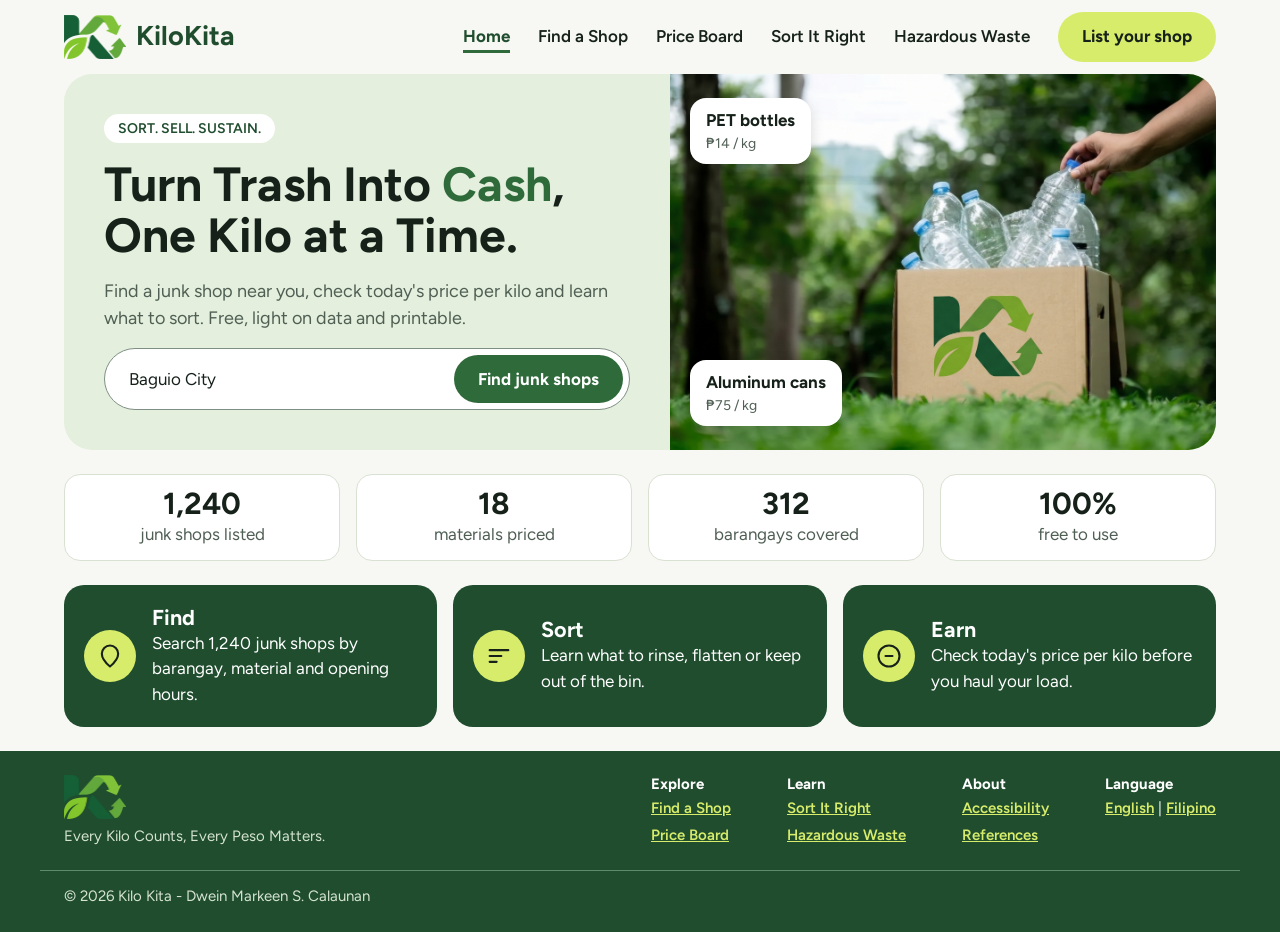
<file: index.html>
<!DOCTYPE html>
<html lang="en">

<head>
  <meta charset="UTF-8">
  <meta name="viewport" content="width=device-width, initial-scale=1.0">
  <meta name="description" content="Find junk shops, check today's price per kilo and learn what to sort.">
  <title>Home | KiloKita</title>

  <link rel="preconnect" href="https://fonts.googleapis.com">
  <link rel="stylesheet" href="https://fonts.googleapis.com/css2?family=Figtree:wght@400;600;700&display=swap">

  <link rel="stylesheet" href="styles.css">
</head>

<body>

  <a class="skip-link" href="#main">Skip to main content</a>


  <header class="site-header">
    <div class="container header-inner">

      <a class="logo" href="index.html">
        <img src="KILOKITA.png" alt="" width="62" height="44">
        <span>KiloKita</span>
      </a>

      <nav class="nav" aria-label="Main menu">
        <ul>
          <li><a href="index.html" aria-current="page">Home</a></li>
          <li><a href="find-a-shop.html">Find a Shop</a></li>
          <li><a href="price-board.html">Price Board</a></li>
          <li><a href="sort-it-right.html">Sort It Right</a></li>
          <li><a href="hazardous-waste.html">Hazardous Waste</a></li>
          <li><a class="button button-lime" href="#">List your shop</a></li>
        </ul>
      </nav>

    </div>
  </header>


  <main id="main" class="container">

    <section class="hero section">

      <div class="hero-text">
        <span class="pill pill-white">SORT. SELL. SUSTAIN.</span>

        <h1>Turn Trash Into <span class="green-text">Cash</span>, One Kilo at a Time.</h1>

        <p class="gray">
          Find a junk shop near you, check today's price per kilo and learn
          what to sort. Free, light on data and printable.
        </p>

        <form class="search-bar" action="find-a-shop.html">
          <label class="hidden" for="location">Your barangay or city</label>
          <input id="location" name="location" type="search" value="Baguio City">
          <button class="button button-green" type="submit">Find junk shops</button>
        </form>
      </div>

      <div class="hero-picture">

      <img src="RECYCLEPICTURE.jpg" alt="A Picture of a box containing recyclable materials" width="400" height="400">

        <div class="price-tag price-tag-top">
          <div>
            <strong>PET bottles</strong>
            <span>₱14 / kg</span>
          </div>
        </div>

        <div class="price-tag price-tag-bottom">
          <div>
            <strong>Aluminum cans</strong>
            <span>₱75 / kg</span>
          </div>
        </div>
      </div>

    </section>


    <ul class="stats section">
      <li class="stat"><strong>1,240</strong> junk shops listed</li>
      <li class="stat"><strong>18</strong> materials priced</li>
      <li class="stat"><strong>312</strong> barangays covered</li>
      <li class="stat"><strong>100%</strong> free to use</li>
    </ul>


    <ol class="steps section">

      <li class="step">
        <span class="icon-circle">
          <svg class="icon" aria-hidden="true" viewBox="0 0 24 24">
            <path d="M12 21s7-6 7-11a7 7 0 0 0-14 0c0 5 7 11 7 11z" />
          </svg>
        </span>
        <div>
          <h2>Find</h2>
          <p>Search 1,240 junk shops by barangay, material and opening hours.</p>
        </div>
      </li>

      <li class="step">
        <span class="icon-circle">
          <svg class="icon" aria-hidden="true" viewBox="0 0 24 24">
            <path d="M4 7h16M4 12h10M4 17h6" />
          </svg>
        </span>
        <div>
          <h2>Sort</h2>
          <p>Learn what to rinse, flatten or keep out of the bin.</p>
        </div>
      </li>

      <li class="step">
        <span class="icon-circle">
          <svg class="icon" aria-hidden="true" viewBox="0 0 24 24">
            <path d="M12 3a9 9 0 1 0 0 18 9 9 0 0 0 0-18zM9 12h6" />
          </svg>
        </span>
        <div>
          <h2>Earn</h2>
          <p>Check today's price per kilo before you haul your load.</p>
        </div>
      </li>

    </ol>

  </main>


  <footer class="site-footer">
    <div class="container footer-inner">

      <div class="footer-brand">
        <a class="logo" href="index.html">
          <img src="KILOKITA.png" alt="KiloKita logo">
          <span class="hidden">KiloKita home</span>
        </a>
        <p>Every Kilo Counts, Every Peso Matters.</p>
      </div>

      <div class="footer-column">
        <h2>Explore</h2>
        <ul>
          <li><a href="find-a-shop.html">Find a Shop</a></li>
          <li><a href="price-board.html">Price Board</a></li>
        </ul>
      </div>

      <div class="footer-column">
        <h2>Learn</h2>
        <ul>
          <li><a href="sort-it-right.html">Sort It Right</a></li>
          <li><a href="hazardous-waste.html">Hazardous Waste</a></li>
        </ul>
      </div>

      <div class="footer-column">
        <h2>About</h2>
        <ul>
          <li><a href="#">Accessibility</a></li>
          <li><a href="#">References</a></li>
        </ul>
      </div>

      <div class="footer-column">
        <h2>Language</h2>
        <ul>
          <li><a href="#" lang="en">English</a> | <a href="#" lang="fil">Filipino</a></li>
        </ul>
      </div>

    </div>

    <p class="container copyright">© 2026 Kilo Kita - Dwein Markeen S. Calaunan</p>
  </footer>

</body>

</html>
</file>
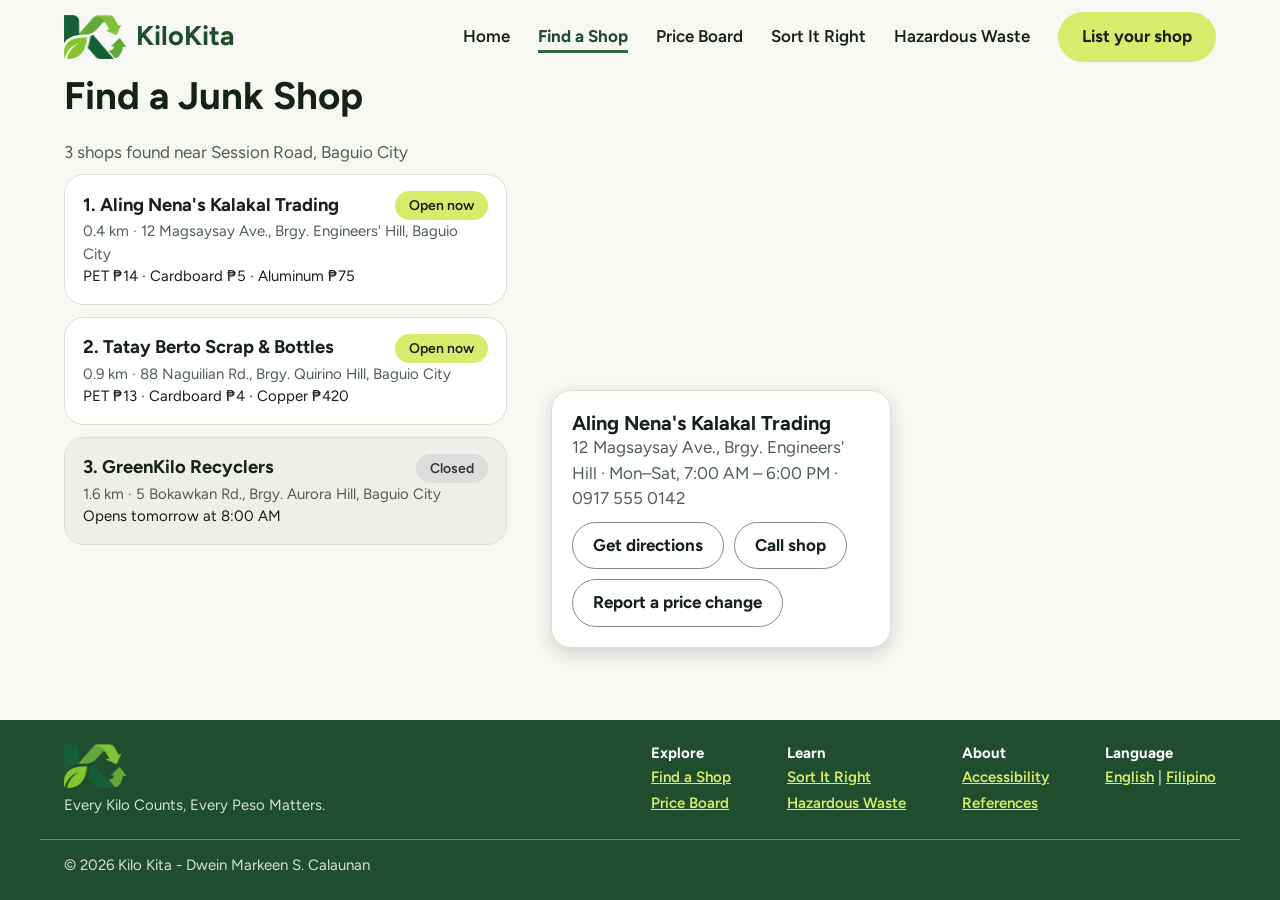
<file: find-a-shop.html>
<!DOCTYPE html>
<html lang="en">

<head>
  <meta charset="UTF-8">
  <meta name="viewport" content="width=device-width, initial-scale=1.0">
  <meta name="description" content="Find junk shops in Baguio City by opening hours and price.">
  <title>Find a Shop | KiloKita</title>

  <!-- Font. If it cannot load, the browser uses Arial instead. -->
  <link rel="preconnect" href="https://fonts.googleapis.com">
  <link rel="stylesheet" href="https://fonts.googleapis.com/css2?family=Figtree:wght@400;600;700&display=swap">

  <link rel="stylesheet" href="styles.css">
</head>

<body>

  <a class="skip-link" href="#main">Skip to main content</a>


  <header class="site-header">
    <div class="container header-inner">

      <a class="logo" href="index.html">
        <img src="KILOKITA.png" alt="" width="62" height="44">
        <span>KiloKita</span>
      </a>

      <nav class="nav" aria-label="Main menu">
        <ul>
          <li><a href="index.html">Home</a></li>
          <li><a href="find-a-shop.html" aria-current="page">Find a Shop</a></li>
          <li><a href="price-board.html">Price Board</a></li>
          <li><a href="sort-it-right.html">Sort It Right</a></li>
          <li><a href="hazardous-waste.html">Hazardous Waste</a></li>
          <li><a class="button button-lime" href="#">List your shop</a></li>
        </ul>
      </nav>

    </div>
  </header>


  <main id="main" class="container">

    <h1 class="section">Find a Junk Shop</h1>


    <div class="two-columns">

      <section class="shop-list" aria-labelledby="results-title">
        <h2 id="results-title" class="results-title gray">3 shops found near Session Road, Baguio City</h2>

        <ol>

          <li class="card shop-card">
            <div class="card-top">
              <h3>1. Aling Nena's Kalakal Trading</h3>
              <span class="pill pill-lime">Open now</span>
            </div>
            <p class="gray">0.4 km · 12 Magsaysay Ave., Brgy. Engineers' Hill, Baguio City</p>
            <p>PET ₱14 · Cardboard ₱5 · Aluminum ₱75</p>
          </li>

          <li class="card shop-card">
            <div class="card-top">
              <h3>2. Tatay Berto Scrap &amp; Bottles</h3>
              <span class="pill pill-lime">Open now</span>
            </div>
            <p class="gray">0.9 km · 88 Naguilian Rd., Brgy. Quirino Hill, Baguio City</p>
            <p>PET ₱13 · Cardboard ₱4 · Copper ₱420</p>
          </li>

          <li class="card shop-card shop-closed">
            <div class="card-top">
              <h3>3. GreenKilo Recyclers</h3>
              <span class="pill pill-gray">Closed</span>
            </div>
            <p class="gray">1.6 km · 5 Bokawkan Rd., Brgy. Aurora Hill, Baguio City</p>
            <p>Opens tomorrow at 8:00 AM</p>
          </li>

        </ol>
      </section>


      <section class="map-box" aria-label="Map of Baguio City">

        <iframe
          title="Live map of Baguio City"
          src="https://www.openstreetmap.org/export/embed.html?bbox=120.566%2C16.391%2C120.626%2C16.432&amp;layer=mapnik&amp;marker=16.4115%2C120.5960"
          loading="lazy">
        </iframe>

        <div class="card map-card">
          <h2>Aling Nena's Kalakal Trading</h2>
          <p class="gray">12 Magsaysay Ave., Brgy. Engineers' Hill · Mon–Sat, 7:00 AM – 6:00 PM · 0917 555 0142</p>

          <div class="button-row">
            <span class="fake-button">Get directions</span>
            <span class="fake-button">Call shop</span>
            <span class="fake-button">Report a price change</span>
          </div>
        </div>

      </section>

    </div>

  </main>


  <footer class="site-footer">
    <div class="container footer-inner">

      <div class="footer-brand">
        <a class="logo" href="index.html">
          <img src="KILOKITA.png" alt="" width="62" height="44">
          <span class="hidden">KiloKita home</span>
        </a>
        <p>Every Kilo Counts, Every Peso Matters.</p>
      </div>

      <div class="footer-column">
        <h2>Explore</h2>
        <ul>
          <li><a href="find-a-shop.html">Find a Shop</a></li>
          <li><a href="price-board.html">Price Board</a></li>
        </ul>
      </div>

      <div class="footer-column">
        <h2>Learn</h2>
        <ul>
          <li><a href="sort-it-right.html">Sort It Right</a></li>
          <li><a href="hazardous-waste.html">Hazardous Waste</a></li>
        </ul>
      </div>

      <div class="footer-column">
        <h2>About</h2>
        <ul>
          <li><a href="#">Accessibility</a></li>
          <li><a href="#">References</a></li>
        </ul>
      </div>

      <div class="footer-column">
        <h2>Language</h2>
        <ul>
          <li><a href="#" lang="en">English</a> | <a href="#" lang="fil">Filipino</a></li>
        </ul>
      </div>

    </div>

    <p class="container copyright">© 2026 Kilo Kita - Dwein Markeen S. Calaunan</p>
  </footer>

</body>

</html>
</file>
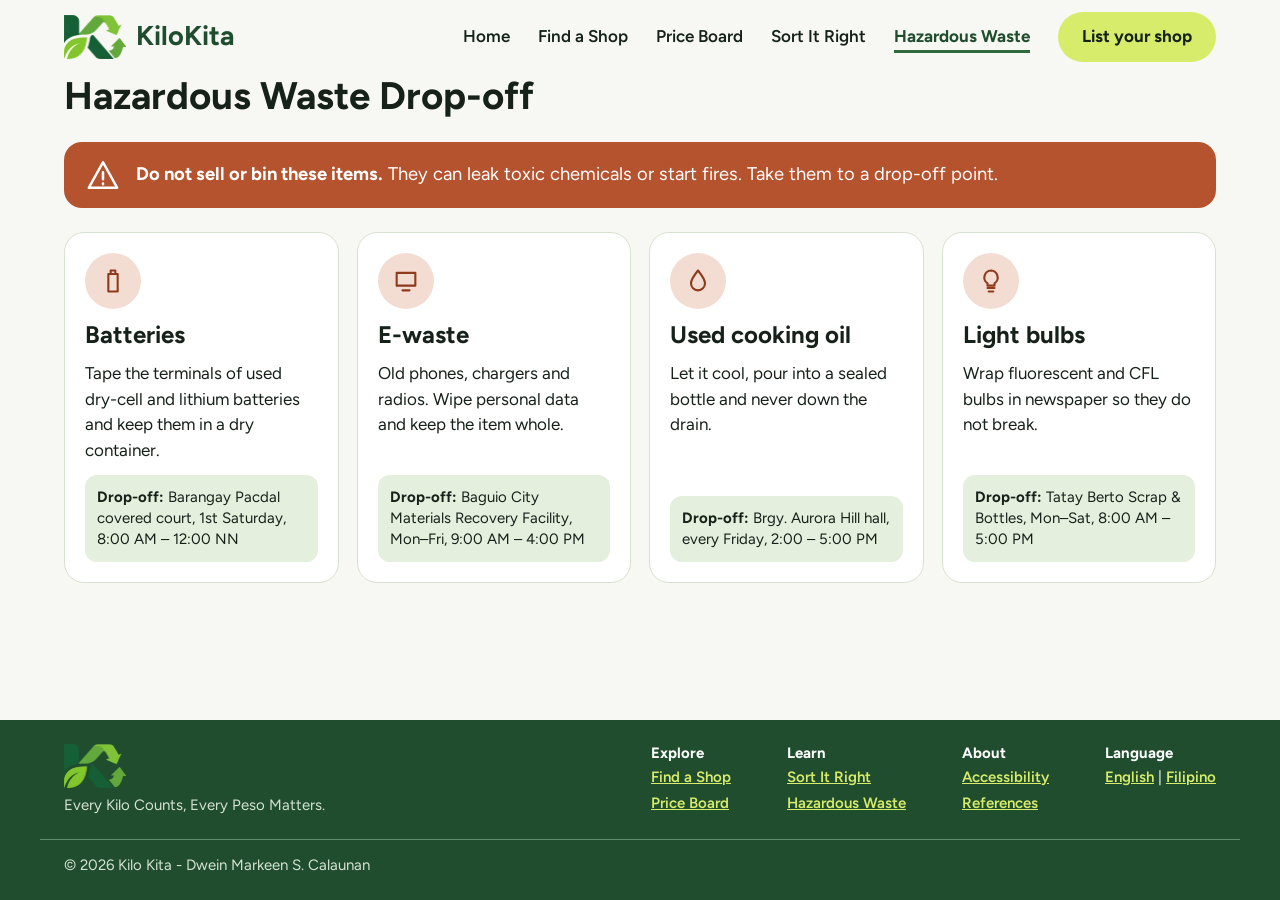
<file: hazardous-waste.html>
<!DOCTYPE html>
<html lang="en">

<head>
  <meta charset="UTF-8">
  <meta name="viewport" content="width=device-width, initial-scale=1.0">
  <meta name="description" content="Where to take batteries, e-waste, used cooking oil and light bulbs safely.">
  <title>Hazardous Waste | KiloKita</title>

  <link rel="preconnect" href="https://fonts.googleapis.com">
  <link rel="stylesheet" href="https://fonts.googleapis.com/css2?family=Figtree:wght@400;600;700&display=swap">

  <link rel="stylesheet" href="styles.css">
</head>

<body>

  <a class="skip-link" href="#main">Skip to main content</a>


  <header class="site-header">
    <div class="container header-inner">

      <a class="logo" href="index.html">
          <img src="KILOKITA.png" alt="" width="62" height="44">
        <span>KiloKita</span>
      </a>

      <nav class="nav" aria-label="Main menu">
        <ul>
          <li><a href="index.html">Home</a></li>
          <li><a href="find-a-shop.html">Find a Shop</a></li>
          <li><a href="price-board.html">Price Board</a></li>
          <li><a href="sort-it-right.html">Sort It Right</a></li>
          <li><a href="hazardous-waste.html" aria-current="page">Hazardous Waste</a></li>
          <li><a class="button button-lime" href="#">List your shop</a></li>
        </ul>
      </nav>

    </div>
  </header>


  <main id="main" class="container">

    <h1 class="section">Hazardous Waste Drop-off</h1>


    <div class="alert-bar section" role="note">
      <svg class="icon" aria-hidden="true" viewBox="0 0 24 24">
        <path d="M12 3l10 18H2zM12 10v5M12 18v.5" />
      </svg>
      <p>
        <strong>Do not sell or bin these items.</strong>
        They can leak toxic chemicals or start fires. Take them to a drop-off point.
      </p>
    </div>


    <section class="hazard-grid" aria-label="Hazardous items and drop-off points">

      <article class="card hazard-card">
        <span class="hazard-icon">
          <svg class="icon" aria-hidden="true" viewBox="0 0 24 24">
            <path d="M8 6h8v15H8zM10 3h4v3h-4z" />
          </svg>
        </span>
        <h2>Batteries</h2>
        <p>Tape the terminals of used dry-cell and lithium batteries and keep them in a dry container.</p>
        <p class="dropoff"><strong>Drop-off:</strong> Barangay Pacdal covered court, 1st Saturday, 8:00 AM – 12:00 NN</p>
      </article>

      <article class="card hazard-card">
        <span class="hazard-icon">
          <svg class="icon" aria-hidden="true" viewBox="0 0 24 24">
            <path d="M4 5h16v11H4zM9 20h6" />
          </svg>
        </span>
        <h2>E-waste</h2>
        <p>Old phones, chargers and radios. Wipe personal data and keep the item whole.</p>
        <p class="dropoff"><strong>Drop-off:</strong> Baguio City Materials Recovery Facility, Mon–Fri, 9:00 AM – 4:00 PM</p>
      </article>

      <article class="card hazard-card">
        <span class="hazard-icon">
          <svg class="icon" aria-hidden="true" viewBox="0 0 24 24">
            <path d="M12 3c4 5 6 8 6 11a6 6 0 0 1-12 0c0-3 2-6 6-11z" />
          </svg>
        </span>
        <h2>Used cooking oil</h2>
        <p>Let it cool, pour into a sealed bottle and never down the drain.</p>
        <p class="dropoff"><strong>Drop-off:</strong> Brgy. Aurora Hill hall, every Friday, 2:00 – 5:00 PM</p>
      </article>

      <article class="card hazard-card">
        <span class="hazard-icon">
          <svg class="icon" aria-hidden="true" viewBox="0 0 24 24">
            <path d="M9 18h6M10 21h4M12 3a6 6 0 0 0-3 11v2h6v-2a6 6 0 0 0-3-11z" />
          </svg>
        </span>
        <h2>Light bulbs</h2>
        <p>Wrap fluorescent and CFL bulbs in newspaper so they do not break.</p>
        <p class="dropoff"><strong>Drop-off:</strong> Tatay Berto Scrap &amp; Bottles, Mon–Sat, 8:00 AM – 5:00 PM</p>
      </article>

    </section>

  </main>


  <footer class="site-footer">
    <div class="container footer-inner">

      <div class="footer-brand">
        <a class="logo" href="index.html">
          <img src="KILOKITA.png" alt="" width="62" height="44">
          <span class="hidden">KiloKita home</span>
        </a>
        <p>Every Kilo Counts, Every Peso Matters.</p>
      </div>

      <div class="footer-column">
        <h2>Explore</h2>
        <ul>
          <li><a href="find-a-shop.html">Find a Shop</a></li>
          <li><a href="price-board.html">Price Board</a></li>
        </ul>
      </div>

      <div class="footer-column">
        <h2>Learn</h2>
        <ul>
          <li><a href="sort-it-right.html">Sort It Right</a></li>
          <li><a href="hazardous-waste.html">Hazardous Waste</a></li>
        </ul>
      </div>

      <div class="footer-column">
        <h2>About</h2>
        <ul>
          <li><a href="#">Accessibility</a></li>
          <li><a href="#">References</a></li>
        </ul>
      </div>

      <div class="footer-column">
        <h2>Language</h2>
        <ul>
          <li><a href="#" lang="en">English</a> | <a href="#" lang="fil">Filipino</a></li>
        </ul>
      </div>

    </div>

    <p class="container copyright">© 2026 Kilo Kita - Dwein Markeen S. Calaunan</p>
  </footer>

</body>

</html>
</file>
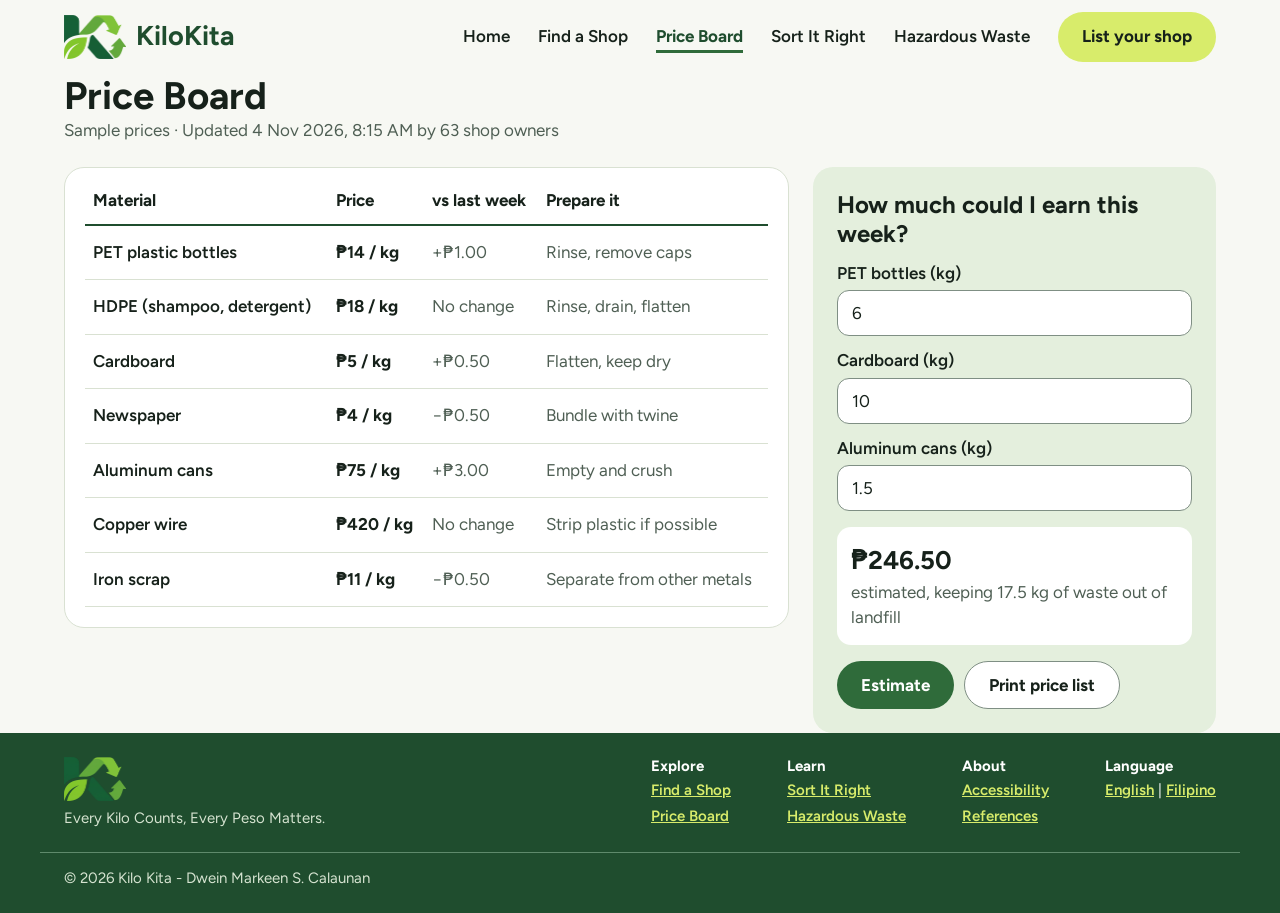
<file: price-board.html>
<!DOCTYPE html>
<html lang="en">

<head>
  <meta charset="UTF-8">
  <meta name="viewport" content="width=device-width, initial-scale=1.0">
  <meta name="description" content="Today's sample junk shop prices per kilo, with preparation tips and an earnings estimator.">
  <title>Price Board | KiloKita</title>

  <link rel="preconnect" href="https://fonts.googleapis.com">
  <link rel="stylesheet" href="https://fonts.googleapis.com/css2?family=Figtree:wght@400;600;700&display=swap">

  <link rel="stylesheet" href="styles.css">
</head>

<body>

  <a class="skip-link" href="#main">Skip to main content</a>


  <header class="site-header">
    <div class="container header-inner">

      <a class="logo" href="index.html">
          <img src="KILOKITA.png" alt="" width="62" height="44">
        <span>KiloKita</span>
      </a>

      <nav class="nav" aria-label="Main menu">
        <ul>
          <li><a href="index.html">Home</a></li>
          <li><a href="find-a-shop.html">Find a Shop</a></li>
          <li><a href="price-board.html" aria-current="page">Price Board</a></li>
          <li><a href="sort-it-right.html">Sort It Right</a></li>
          <li><a href="hazardous-waste.html">Hazardous Waste</a></li>
          <li><a class="button button-lime" href="#">List your shop</a></li>
        </ul>
      </nav>

    </div>
  </header>


  <main id="main" class="container">

    <div class="section">
      <h1>Price Board</h1>
      <p class="gray">Sample prices · Updated 4 Nov 2026, 8:15 AM by 63 shop owners</p>
    </div>


    <div class="two-columns">

      <section class="card table-box">
        <table>
          <caption class="hidden">Price per kilo by material</caption>

          <thead>
            <tr>
              <th scope="col">Material</th>
              <th scope="col">Price</th>
              <th scope="col">vs last week</th>
              <th scope="col">Prepare it</th>
            </tr>
          </thead>

          <tbody>
            <tr>
              <th scope="row">PET plastic bottles</th>
              <td><strong>₱14 / kg</strong></td>
              <td class="gray">+₱1.00</td>
              <td class="gray">Rinse, remove caps</td>
            </tr>
            <tr>
              <th scope="row">HDPE (shampoo, detergent)</th>
              <td><strong>₱18 / kg</strong></td>
              <td class="gray">No change</td>
              <td class="gray">Rinse, drain, flatten</td>
            </tr>
            <tr>
              <th scope="row">Cardboard</th>
              <td><strong>₱5 / kg</strong></td>
              <td class="gray">+₱0.50</td>
              <td class="gray">Flatten, keep dry</td>
            </tr>
            <tr>
              <th scope="row">Newspaper</th>
              <td><strong>₱4 / kg</strong></td>
              <td class="gray">−₱0.50</td>
              <td class="gray">Bundle with twine</td>
            </tr>
            <tr>
              <th scope="row">Aluminum cans</th>
              <td><strong>₱75 / kg</strong></td>
              <td class="gray">+₱3.00</td>
              <td class="gray">Empty and crush</td>
            </tr>
            <tr>
              <th scope="row">Copper wire</th>
              <td><strong>₱420 / kg</strong></td>
              <td class="gray">No change</td>
              <td class="gray">Strip plastic if possible</td>
            </tr>
            <tr>
              <th scope="row">Iron scrap</th>
              <td><strong>₱11 / kg</strong></td>
              <td class="gray">−₱0.50</td>
              <td class="gray">Separate from other metals</td>
            </tr>
          </tbody>
        </table>
      </section>


      <form class="estimator" aria-labelledby="estimator-title">
        <h2 id="estimator-title">How much could I earn this week?</h2>

        <label for="pet">PET bottles (kg)</label>
        <input id="pet" name="pet" type="number" min="0" step="0.5" value="6">

        <label for="cardboard">Cardboard (kg)</label>
        <input id="cardboard" name="cardboard" type="number" min="0" step="0.5" value="10">

        <label for="aluminum">Aluminum cans (kg)</label>
        <input id="aluminum" name="aluminum" type="number" min="0" step="0.5" value="1.5">

        <p class="result">
          <strong>₱246.50</strong><br>
          <span class="gray">estimated, keeping 17.5 kg of waste out of landfill</span>
        </p>

        <div class="button-row">
          <button class="button button-green" type="button">Estimate</button>
          <button class="button button-white" type="button">Print price list</button>
        </div>
      </form>

    </div>

  </main>


  <footer class="site-footer">
    <div class="container footer-inner">

      <div class="footer-brand">
        <a class="logo" href="index.html">
          <img src="KILOKITA.png" alt="" width="62" height="44">
          <span class="hidden">KiloKita home</span>
        </a>
        <p>Every Kilo Counts, Every Peso Matters.</p>
      </div>

      <div class="footer-column">
        <h2>Explore</h2>
        <ul>
          <li><a href="find-a-shop.html">Find a Shop</a></li>
          <li><a href="price-board.html">Price Board</a></li>
        </ul>
      </div>

      <div class="footer-column">
        <h2>Learn</h2>
        <ul>
          <li><a href="sort-it-right.html">Sort It Right</a></li>
          <li><a href="hazardous-waste.html">Hazardous Waste</a></li>
        </ul>
      </div>

      <div class="footer-column">
        <h2>About</h2>
        <ul>
          <li><a href="#">Accessibility</a></li>
          <li><a href="#">References</a></li>
        </ul>
      </div>

      <div class="footer-column">
        <h2>Language</h2>
        <ul>
          <li><a href="#" lang="en">English</a> | <a href="#" lang="fil">Filipino</a></li>
        </ul>
      </div>

    </div>

    <p class="container copyright">© 2026 Kilo Kita - Dwein Markeen S. Calaunan</p>
  </footer>

</body>

</html>
</file>
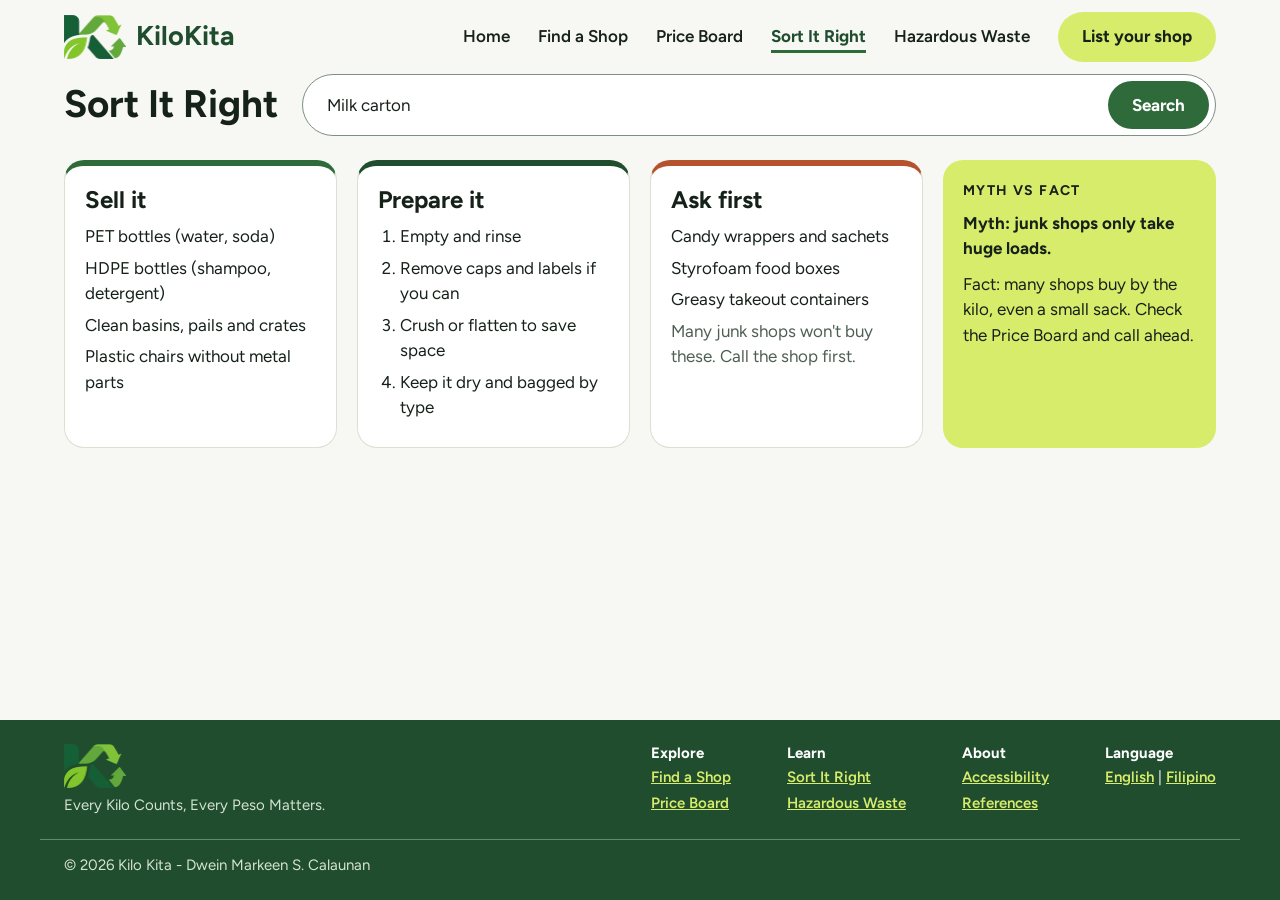
<file: sort-it-right.html>
<!DOCTYPE html>
<html lang="en">

<head>
  <meta charset="UTF-8">
  <meta name="viewport" content="width=device-width, initial-scale=1.0">
  <meta name="description" content="Learn what to sell, how to prepare it and what to ask a junk shop about first.">
  <title>Sort It Right | KiloKita</title>

  <link rel="preconnect" href="https://fonts.googleapis.com">
  <link rel="stylesheet" href="https://fonts.googleapis.com/css2?family=Figtree:wght@400;600;700&display=swap">

  <link rel="stylesheet" href="styles.css">
</head>

<body>

  <a class="skip-link" href="#main">Skip to main content</a>


  <header class="site-header">
    <div class="container header-inner">

      <a class="logo" href="index.html">
          <img src="KILOKITA.png" alt="" width="62" height="44">
        <span>KiloKita</span>
      </a>

      <nav class="nav" aria-label="Main menu">
        <ul>
          <li><a href="index.html">Home</a></li>
          <li><a href="find-a-shop.html">Find a Shop</a></li>
          <li><a href="price-board.html">Price Board</a></li>
          <li><a href="sort-it-right.html" aria-current="page">Sort It Right</a></li>
          <li><a href="hazardous-waste.html">Hazardous Waste</a></li>
          <li><a class="button button-lime" href="#">List your shop</a></li>
        </ul>
      </nav>

    </div>
  </header>

  <main id="main" class="container">

    <div class="title-row section">
      <h1>Sort It Right</h1>

      <form class="search-bar" action="sort-it-right.html">
        <label class="hidden" for="item">Search an item</label>
        <input id="item" name="item" type="search" value="Milk carton">
        <button class="button button-green" type="submit">Search</button>
      </form>
    </div>

    <section class="guide section" aria-label="Plastic sorting guide">

      <article class="card guide-card">
        <h2>Sell it</h2>
        <ul class="plain-list">
          <li>PET bottles (water, soda)</li>
          <li>HDPE bottles (shampoo, detergent)</li>
          <li>Clean basins, pails and crates</li>
          <li>Plastic chairs without metal parts</li>
        </ul>
      </article>

      <article class="card guide-card guide-dark">
        <h2>Prepare it</h2>
        <ol class="plain-list numbered">
          <li>Empty and rinse</li>
          <li>Remove caps and labels if you can</li>
          <li>Crush or flatten to save space</li>
          <li>Keep it dry and bagged by type</li>
        </ol>
      </article>

      <article class="card guide-card guide-warning">
        <h2>Ask first</h2>
        <ul class="plain-list">
          <li>Candy wrappers and sachets</li>
          <li>Styrofoam food boxes</li>
          <li>Greasy takeout containers</li>
        </ul>
        <p class="gray">Many junk shops won't buy these. Call the shop first.</p>
      </article>

      <aside class="myth">
        <p class="myth-label">MYTH VS FACT</p>
        <p><strong>Myth: junk shops only take huge loads.</strong></p>
        <p>Fact: many shops buy by the kilo, even a small sack. Check the Price Board and call ahead.</p>
      </aside>

    </section>

  </main>


  <footer class="site-footer">
    <div class="container footer-inner">

      <div class="footer-brand">
        <a class="logo" href="index.html">
          <img src="KILOKITA.png" alt="" width="62" height="44">
          <span class="hidden">KiloKita home</span>
        </a>
        <p>Every Kilo Counts, Every Peso Matters.</p>
      </div>

      <div class="footer-column">
        <h2>Explore</h2>
        <ul>
          <li><a href="find-a-shop.html">Find a Shop</a></li>
          <li><a href="price-board.html">Price Board</a></li>
        </ul>
      </div>

      <div class="footer-column">
        <h2>Learn</h2>
        <ul>
          <li><a href="sort-it-right.html">Sort It Right</a></li>
          <li><a href="hazardous-waste.html">Hazardous Waste</a></li>
        </ul>
      </div>

      <div class="footer-column">
        <h2>About</h2>
        <ul>
          <li><a href="#">Accessibility</a></li>
          <li><a href="#">References</a></li>
        </ul>
      </div>

      <div class="footer-column">
        <h2>Language</h2>
        <ul>
          <li><a href="#" lang="en">English</a> | <a href="#" lang="fil">Filipino</a></li>
        </ul>
      </div>

    </div>

    <p class="container copyright">© 2026 Kilo Kita - Dwein Markeen S. Calaunan</p>
  </footer>

</body>

</html>
</file>
<file: styles.css>
/* =========================================================
   KiloKita - styles.css
   Plain HTML5 + CSS3 only (no Bootstrap, no JavaScript).

   Sections:
   1. Colors and reset
   2. Text and links
   3. Page layout
   4. Header and menu
   5. Buttons, pills and cards
   6. Forms
   7. Home page
   8. Find a Shop page
   9. Price Board page
  10. Sort It Right page
  11. Hazardous Waste page
  12. Footer
  13. Small screens
  14. Print
   ========================================================= */


/* ---------- 1. COLORS AND RESET ---------- */

:root {
  --paper:  #F7F8F3;   /* page background */
  --ink:    #16211A;   /* main text */
  --gray:   #4F5F54;   /* softer text */
  --mist:   #E4EFDD;   /* light green */
  --green:  #2F6B3A;   /* buttons and links */
  --forest: #1F4D2E;   /* dark green */
  --lime:   #D8EC6B;   /* highlight */
  --sand:   #E8DFC8;   /* earth tone */
  --clay:   #B5532F;   /* warnings */
  --line:   #D9E1D2;   /* thin borders */
  --edge:   #7F8F84;   /* form borders */
}

* {
  box-sizing: border-box;
}

body {
  margin: 0;
  min-height: 100vh;
  display: flex;
  flex-direction: column;
  font-family: Figtree, Arial, sans-serif;
  font-size: 1.0625rem;
  line-height: 1.5;
  color: var(--ink);
  background: var(--paper);
}

h1, h2, h3, p, ul, ol {
  margin: 0;
  padding: 0;
}

ul, ol {
  list-style: none;
}

svg {
  display: block;
  max-width: 100%;
}


/* ---------- 2. TEXT AND LINKS ---------- */

h1 {
  font-size: 2.4rem;
  line-height: 1.15;
}

h2 {
  font-size: 1.5rem;
  line-height: 1.2;
}

h3 {
  font-size: 1.15rem;
}

a {
  color: var(--green);
  font-weight: 600;
}

/* Clear outline so keyboard users can see where they are */
a:focus,
button:focus,
input:focus,
select:focus {
  outline: 3px solid var(--forest);
  outline-offset: 3px;
}

.gray       { color: var(--gray); }
.green-text { color: var(--green); }

/* Hidden on screen, still read by screen readers */
.hidden {
  position: absolute;
  width: 1px;
  height: 1px;
  overflow: hidden;
  clip: rect(0 0 0 0);
  white-space: nowrap;
}


/* ---------- 3. PAGE LAYOUT ---------- */

.container {
  width: 100%;
  max-width: 1200px;
  margin: 0 auto;
  padding: 0 24px;
}

main {
  flex: 1;
  padding-top: 12px;
  padding-bottom: 40px;
}

/* Space below each block of content */
.section {
  margin-bottom: 24px;
}

/* Two blocks side by side. They stack on top of each other when there is no room. */
.two-columns {
  display: flex;
  flex-wrap: wrap;
  gap: 24px;
  align-items: flex-start;
}

.skip-link {
  position: absolute;
  left: -999px;
  top: 0;
  padding: 12px 16px;
  background: var(--lime);
  color: var(--ink);
}

.skip-link:focus {
  left: 0;
}


/* ---------- 4. HEADER AND MENU ---------- */

.site-header {
  padding: 12px 0;
}

.header-inner {
  display: flex;
  flex-wrap: wrap;
  align-items: center;
  justify-content: space-between;
  gap: 12px 24px;
}

.logo {
  display: flex;
  align-items: center;
  gap: 10px;
  font-size: 1.7rem;
  font-weight: 700;
  color: var(--forest);
  text-decoration: none;
}

.nav ul {
  display: flex;
  flex-wrap: wrap;
  align-items: center;
  gap: 8px 28px;
}

.nav a {
  padding-bottom: 4px;
  border-bottom: 3px solid transparent;
  color: var(--ink);
  text-decoration: none;
}

.nav a:hover {
  border-bottom-color: var(--lime);
}

/* The page you are on */
.nav a[aria-current="page"] {
  border-bottom-color: var(--green);
  color: var(--forest);
  font-weight: 700;
}

.nav a.button {
  padding: 12px 24px;
  border-bottom: 0;
}


/* ---------- 5. BUTTONS, PILLS AND CARDS ---------- */

.button {
  display: inline-block;
  min-height: 48px;
  padding: 12px 24px;
  border: 0;
  border-radius: 999px;
  font-family: inherit;
  font-size: 1.0625rem;
  font-weight: 700;
  text-align: center;
  text-decoration: none;
  cursor: pointer;
}

.button-green {
  background: var(--green);
  color: #FFFFFF;
}

.button-green:hover {
  background: var(--forest);
}

.button-lime {
  background: var(--lime);
  color: var(--ink);
}

.button-white {
  background: #FFFFFF;
  color: var(--ink);
  border: 1px solid var(--edge);
}

.button-row {
  display: flex;
  flex-wrap: wrap;
  gap: 10px;
}

.pill {
  display: inline-block;
  padding: 4px 14px;
  border-radius: 999px;
  background: var(--mist);
  color: var(--forest);
  font-size: 0.875rem;
  font-weight: 600;
}

.pill-white { background: #FFFFFF; }
.pill-lime  { background: var(--lime); color: var(--ink); }

.card {
  padding: 20px;
  border: 1px solid var(--line);
  border-radius: 20px;
  background: #FFFFFF;
}

.card-top {
  display: flex;
  flex-wrap: wrap;
  align-items: center;
  justify-content: space-between;
  gap: 8px;
}

/* Icons (the drawing itself is in the HTML) */
.icon {
  width: 28px;
  height: 28px;
  fill: none;
  stroke: currentColor;
  stroke-width: 1.8;
  stroke-linecap: round;
  stroke-linejoin: round;
}

.icon-circle {
  flex: none;
  width: 52px;
  height: 52px;
  display: flex;
  align-items: center;
  justify-content: center;
  border-radius: 50%;
  background: var(--lime);
  color: var(--ink);
}


/* ---------- 6. FORMS ---------- */

label {
  font-weight: 600;
}

input[type="number"] {
  width: 100%;
  min-height: 46px;
  padding: 0 14px;
  border: 1px solid var(--edge);
  border-radius: 12px;
  font-family: inherit;
  font-size: 1.0625rem;
  color: var(--ink);
  background: #FFFFFF;
}

/* Rounded search bar with a button inside */
.search-bar {
  display: flex;
  flex-wrap: wrap;
  align-items: center;
  gap: 8px;
  padding: 6px 6px 6px 22px;
  border: 1px solid var(--edge);
  border-radius: 999px;
  background: #FFFFFF;
}

.search-bar input {
  flex: 1 1 160px;
  min-height: 46px;
  border: 0;
  background: transparent;
  font-family: inherit;
  font-size: 1.0625rem;
  color: var(--ink);
}

.search-bar input:focus {
  outline: none;
}

.search-bar:focus-within {
  outline: 3px solid var(--forest);
  outline-offset: 3px;
}

/* Filter buttons made from checkboxes */
.chip-row {
  display: flex;
  flex-wrap: wrap;
  gap: 10px;
}

.chip {
  display: inline-flex;
  align-items: center;
  gap: 8px;
  min-height: 44px;
  padding: 8px 18px;
  border: 1px solid var(--edge);
  border-radius: 999px;
  background: #FFFFFF;
  font-weight: 700;
  cursor: pointer;
}

.chip input {
  width: 18px;
  height: 18px;
  accent-color: var(--green);
}


/* ---------- 7. HOME PAGE ---------- */

.hero {
  display: flex;
  flex-wrap: wrap;
  overflow: hidden;
  border-radius: 28px;
  background: var(--mist);
}

.hero-text {
  flex: 1 1 420px;
  padding: 40px;
  display: flex;
  flex-direction: column;
  justify-content: center;
  align-items: flex-start;
  gap: 16px;
}

.hero-text h1 {
  font-size: 3rem;
  line-height: 1.08;
}

.hero-text p {
  font-size: 1.125rem;
}

.hero-text .search-bar {
  width: 100%;
}

/* The picture area: the drawing fills it, price tags float on top */
.hero-picture {
  flex: 1 1 360px;
  position: relative;
  min-height: 340px;
}

.hero-picture svg {
  position: absolute;
  top: 0;
  left: 0;
  width: 100%;
  height: 100%;
}

.price-tag {
  position: absolute;
  left: 20px;
  display: flex;
  align-items: center;
  gap: 12px;
  padding: 10px 16px;
  border-radius: 16px;
  background: #FFFFFF;
  color: var(--green);
  box-shadow: 0 4px 14px rgba(0, 0, 0, 0.15);
}

.price-tag strong,
.price-tag span {
  display: block;
  color: var(--ink);
}

.price-tag span {
  font-size: 0.875rem;
  color: var(--gray);
}

.price-tag-top    { top: 24px; }
.price-tag-bottom { bottom: 24px; }

.stats {
  display: flex;
  flex-wrap: wrap;
  gap: 16px;
}

.stat {
  flex: 1 1 180px;
  padding: 12px;
  border: 1px solid var(--line);
  border-radius: 16px;
  background: #FFFFFF;
  text-align: center;
  color: var(--gray);
}

.stat strong {
  display: block;
  font-size: 1.9rem;
  line-height: 1.15;
  color: var(--ink);
}

.steps {
  display: flex;
  flex-wrap: wrap;
  gap: 16px;
}

.step {
  flex: 1 1 280px;
  display: flex;
  align-items: center;
  gap: 16px;
  padding: 20px;
  border-radius: 20px;
  background: var(--forest);
  color: #FFFFFF;
}

.step h2 {
  font-size: 1.35rem;
}


/* ---------- 8. FIND A SHOP PAGE ---------- */

.filter-bar {
  display: flex;
  flex-wrap: wrap;
  align-items: center;
  gap: 12px 24px;
}

.shop-list {
  flex: 1 1 340px;
}

.results-title {
  margin-bottom: 12px;
  font-size: 1.0625rem;
  font-weight: 400;
}

.shop-card {
  margin-bottom: 12px;
  padding: 16px 18px;
}

.shop-card p {
  font-size: 0.9375rem;
}

/* Map with the selected shop card on top */
.map-box {
  flex: 2 1 480px;
  position: relative;
  min-height: 540px;
  overflow: hidden;
  border-radius: 24px;
}

.map-box svg {
  position: absolute;
  top: 0;
  left: 0;
  width: 100%;
  height: 100%;
}

.map-card {
  position: absolute;
  left: 20px;
  right: 20px;
  bottom: 20px;
  box-shadow: 0 6px 18px rgba(0, 0, 0, 0.15);
}

.map-card h2 {
  font-size: 1.25rem;
}

.map-card .button-row {
  margin-top: 10px;
}


/* ---------- 9. PRICE BOARD PAGE ---------- */

.table-box {
  flex: 2 1 520px;
  overflow-x: auto;   /* the table scrolls sideways on small screens */
}

table {
  width: 100%;
  border-collapse: collapse;
}

th {
  padding: 0 8px 10px;
  border-bottom: 2px solid var(--forest);
  text-align: left;
}

td,
tbody th {
  padding: 14px 8px;
  border-bottom: 1px solid var(--line);
}

tbody th {
  font-weight: 600;
}

.estimator {
  flex: 1 1 300px;
  padding: 24px;
  border-radius: 20px;
  background: var(--mist);
}

.estimator h2 {
  margin-bottom: 8px;
  font-size: 1.5rem;
}

.estimator label {
  display: block;
  margin-top: 12px;
  margin-bottom: 4px;
}

.result {
  margin: 16px 0;
  padding: 14px;
  border-radius: 14px;
  background: #FFFFFF;
}

.result strong {
  font-size: 1.6rem;
}


/* ---------- 10. SORT IT RIGHT PAGE ---------- */

.title-row {
  display: flex;
  flex-wrap: wrap;
  align-items: center;
  gap: 12px 24px;
}

.title-row .search-bar {
  flex: 1 1 280px;
}

.categories {
  display: flex;
  flex-wrap: wrap;
  justify-content: space-between;
  gap: 16px;
}

.category {
  flex: 1 1 80px;
  text-align: center;
}

.category a {
  display: block;
  color: var(--ink);
  font-size: 0.95rem;
  text-decoration: none;
}

.category-circle {
  width: 64px;
  height: 64px;
  margin: 0 auto 6px;
  display: flex;
  align-items: center;
  justify-content: center;
  border: 3px solid transparent;
  border-radius: 50%;
  background: var(--mist);
  color: var(--forest);
}

/* The chosen category */
.category.selected .category-circle {
  border-color: var(--green);
  background: var(--lime);
}

.guide {
  display: flex;
  flex-wrap: wrap;
  gap: 20px;
}

.guide-card {
  flex: 1 1 220px;
  border-top: 6px solid var(--green);
}

.guide-dark    { border-top-color: var(--forest); }
.guide-warning { border-top-color: var(--clay); }

.guide-card h2 {
  margin-bottom: 10px;
}

.plain-list li {
  margin-bottom: 6px;
}

.numbered {
  list-style: decimal;
  padding-left: 22px;
}

.myth {
  flex: 1 1 220px;
  padding: 20px;
  border-radius: 20px;
  background: var(--lime);
}

.myth p {
  margin-bottom: 10px;
}

.myth-label {
  font-size: 0.875rem;
  font-weight: 700;
  letter-spacing: 0.1em;
}


/* ---------- 11. HAZARDOUS WASTE PAGE ---------- */

.alert-bar {
  display: flex;
  align-items: center;
  gap: 16px;
  padding: 16px 22px;
  border-radius: 18px;
  background: var(--clay);
  color: #FFFFFF;
  font-size: 1.15rem;
}

.alert-bar .icon {
  flex: none;
  width: 34px;
  height: 34px;
}

.hazard-grid {
  display: flex;
  flex-wrap: wrap;
  gap: 18px;
}

.hazard-card {
  flex: 1 1 230px;
  display: flex;
  flex-direction: column;
  gap: 12px;
}

.hazard-icon {
  width: 56px;
  height: 56px;
  display: flex;
  align-items: center;
  justify-content: center;
  border-radius: 50%;
  background: #F3DDD3;
  color: #8E3B1C;
}

/* The drop-off box sits at the bottom of every card */
.dropoff {
  margin-top: auto;
  padding: 12px;
  border-radius: 12px;
  background: var(--mist);
  font-size: 0.9375rem;
  line-height: 1.4;
}


/* ---------- 12. FOOTER ---------- */

.site-footer {
  padding: 24px 0;
  background: var(--forest);
  color: #FFFFFF;
}

.footer-inner {
  display: flex;
  flex-wrap: wrap;
  align-items: flex-start;
  gap: 24px 56px;
}

.footer-brand {
  flex: 1 1 240px;
}

.site-footer .logo {
  color: #FFFFFF;
}

.footer-brand p {
  margin-top: 6px;
  font-size: 0.9375rem;
  color: #D5E3D0;
}

.footer-column h2 {
  margin-bottom: 4px;
  font-size: 0.9375rem;
}

.footer-column ul {
  font-size: 0.9375rem;
}

.footer-column li {
  margin-bottom: 4px;
}

.site-footer a {
  color: var(--lime);
}

.site-footer a:focus {
  outline-color: var(--lime);
}


/* ---------- REVISIONS: LOGO SPACE, HERO IMAGE, MAP, COPYRIGHT ---------- */

/* Empty space for your logo (the picture goes inside .logo) */
.logo {
  min-width: 140px;
  min-height: 40px;
}

.logo img {
  display: block;
  width: auto;
  height: 44px;
}

/* The box for your own hero picture. The picture fills the whole box. */
.hero-picture {
  background: #D3E6C9;
}

.hero-picture img {
  position: absolute;
  top: 0;
  left: 0;
  width: 100%;
  height: 100%;
  object-fit: cover;
}

.price-tag {
  z-index: 1;
}

/* Live map */
.map-box iframe {
  position: absolute;
  top: 0;
  left: 0;
  width: 100%;
  height: 100%;
  border: 0;
}

/* Sits at the bottom left so the map credit on the right stays visible */
.map-card {
  right: auto;
  bottom: 34px;
  width: 340px;
  max-width: calc(100% - 40px);
}

/* Looks like a button but is only text */
.fake-button {
  display: inline-block;
  padding: 10px 20px;
  border: 1px solid var(--edge);
  border-radius: 999px;
  background: #FFFFFF;
  color: var(--ink);
  font-weight: 700;
  cursor: default;
}

/* Closed shop */
.pill-gray {
  background: #DDDDDD;
  color: #333333;
}

.shop-closed {
  background: #EFEFEA;
}

/* Footer copyright line */
.copyright {
  margin-top: 20px;
  padding-top: 14px;
  border-top: 1px solid #5F8A6C;
  font-size: 0.9375rem;
  color: #D5E3D0;
}


/* ---------- 13. SMALL SCREENS ---------- */

@media (max-width: 600px) {

  .container {
    padding: 0 16px;
  }

  h1 {
    font-size: 1.9rem;
  }

  .hero-text {
    padding: 24px 20px;
  }

  .hero-text h1 {
    font-size: 2.1rem;
  }

  .search-bar {
    border-radius: 24px;
    padding: 10px;
  }

  .search-bar input {
    flex-basis: 100%;
    padding: 0 8px;
  }

  .map-box {
    min-height: 0;
  }

  /* On a small screen the map is a strip and the shop card sits underneath */
  .map-box svg {
    position: static;
    height: 260px;
  }

  .map-card {
    position: static;
    border-radius: 0;
    box-shadow: none;
  }
}


/* ---------- 14. PRINT ---------- */

@media print {

  .site-header,
  .site-footer,
  .skip-link,
  .button,
  .chip-row,
  .search-bar,
  .estimator {
    display: none;
  }

  body {
    background: #FFFFFF;
    font-size: 12pt;
  }
}


/* Small screens: the map becomes a strip and the shop card goes underneath */
@media (max-width: 600px) {

  .map-box iframe {
    position: static;
    display: block;
    height: 320px;
  }

  .map-card {
    width: auto;
    max-width: none;
  }
}
</file>
